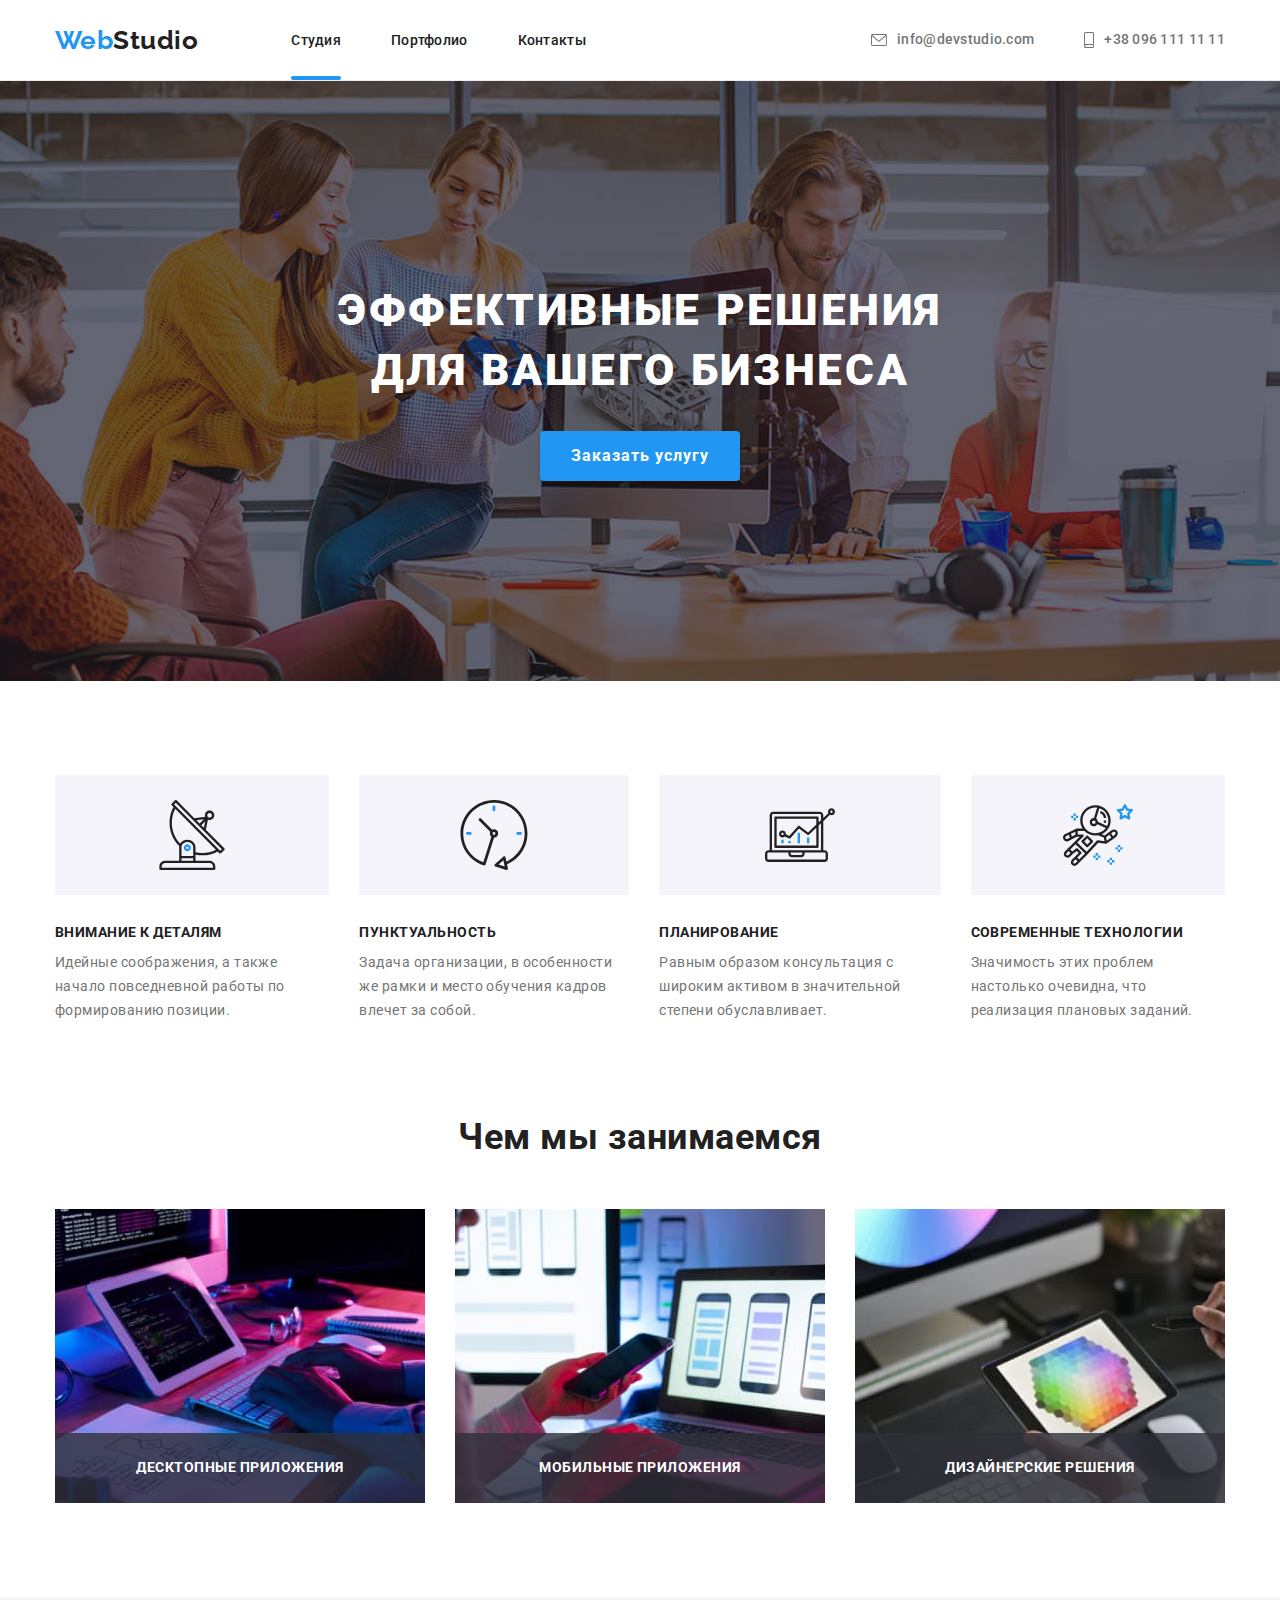
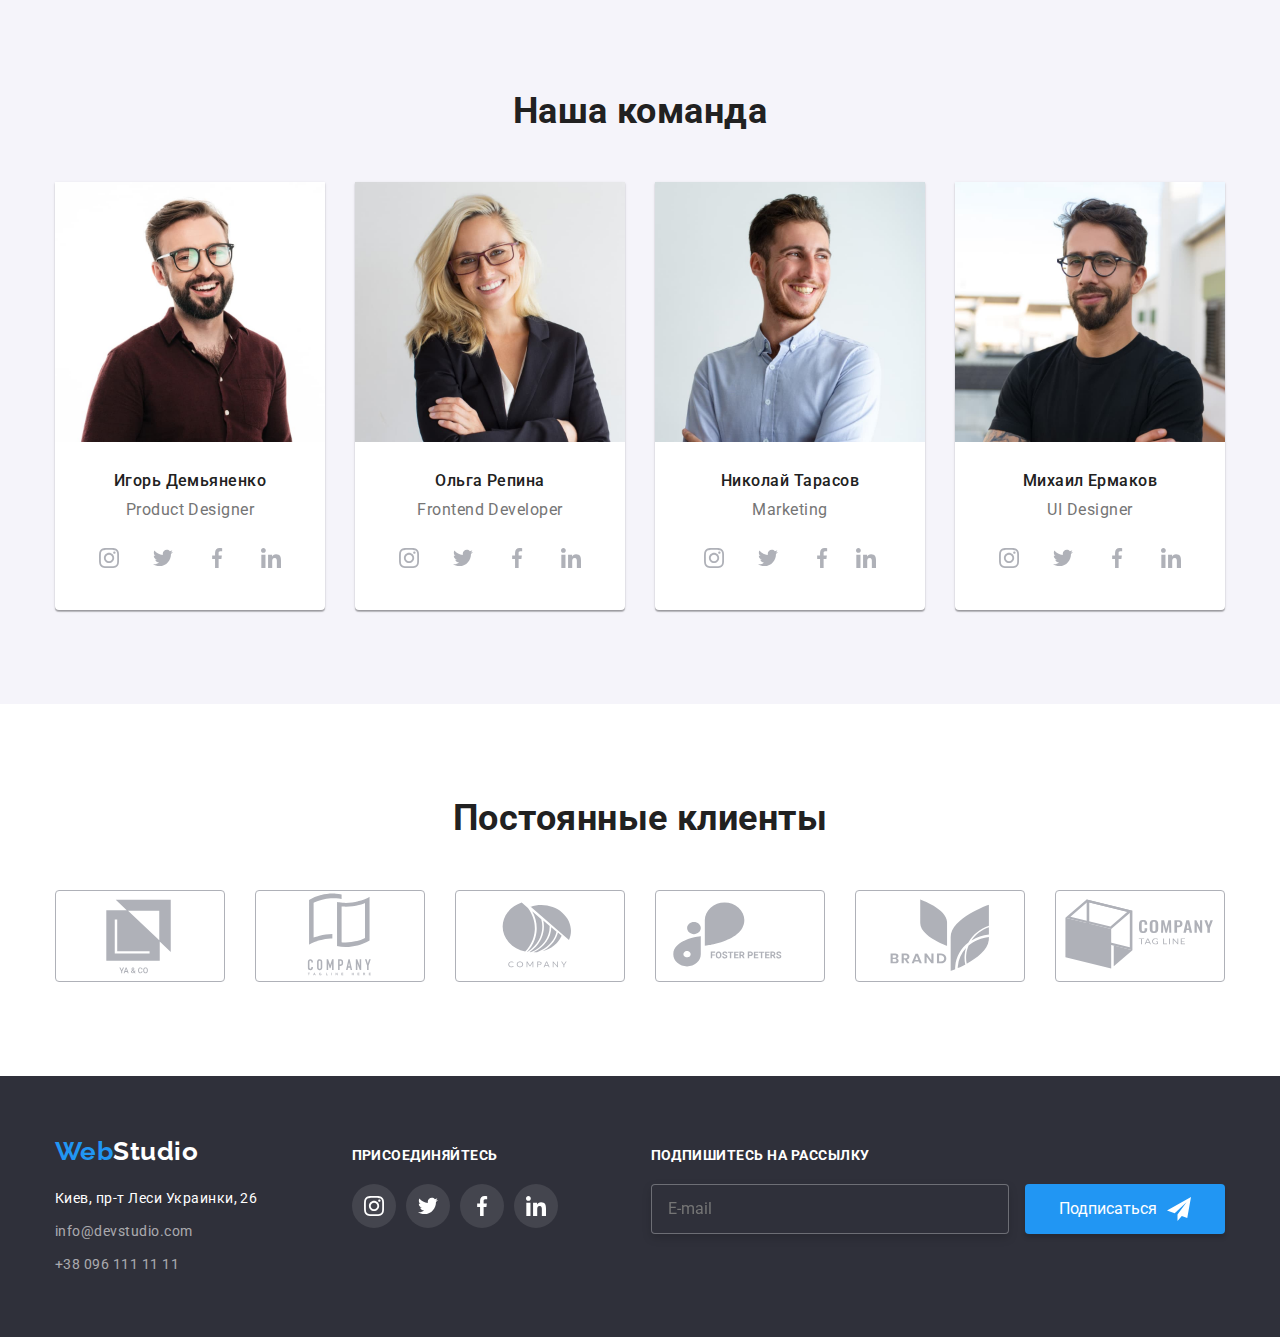
<file: index.html>
<!DOCTYPE html>
<html lang="en">
  <head class="page-header">
    <meta charset="UTF-8" />
    <meta http-equiv="X-UA-Compatible" content="IE=edge" />
    <meta name="viewport" content="width=device-width, initial-scale=1.0" />
    <title>goit-markup-hw-05</title>

    <link rel="preconnect" href="https://fonts.googleapis.com" />
    <link rel="preconnect" href="https://fonts.gstatic.com" crossorigin />
    <link
      href="https://fonts.googleapis.com/css2?family=Raleway:wght@700&family=Roboto:wght@400;500;700;900&display=swap"
      rel="stylesheet"
    />

    <link
      rel="stylesheet"
      href="https://cdnjs.cloudflare.com/ajax/libs/modern-normalize/1.1.0/modern-normalize.min.css"
    />
    <link rel="stylesheet" href="./css/main.min.css">

  </head>
  <body>
    <!-- heder -->
    <header class="page-header">
      <div class="page-header__main container">
        <nav class="page-header__nav">
          <a href="" class="logo link"
            >Web<span class="logo__dark">Studio</span></a
          >
          <ul class="site-nav list">
            <li class="site-nav__item">
              <a href="" class="site-nav__link link site-nav__link__current"
                >Студия</a
              >
            </li>
            <li class="site-nav__item">
              <a href="./portfolio.html" class="site-nav__link link"
                >Портфолио</a
              >
            </li>
            <li class="site-nav__item">
              <a href="" class="site-nav__link link">Контакты</a>
            </li>
          </ul>
        </nav>

        <ul class="auth-nav list">
          <li class="auth-nav__item">
            <a href="mailto:info@devstudio.com" class="auth-nav__link link">
              <svg class="auth-nav__envelope">
                <use href="./images/icons.svg#icon-envelope"></use>
              </svg>

              info@devstudio.com
            </a>
          </li>
          <li class="auth-nav__item">
            <a href="tel:+380961111111" class="auth-nav__link link">
              <svg class="auth-nav__smartphone">
                <use href="./images/icons.svg#icon-smartphone"></use>
              </svg>

              +38 096 111 11 11
            </a>
          </li>
        </ul>
      </div>
    </header>

    <!-- main -->
    <main>
      <!-- Блок героя -->
      <section class="hero">
        <div class="container">
          <h1 class="hero__title">
            Эффективные решения <br />
            для вашего бизнеса
          </h1>

          <button type="button" class="button hero__button" data-modal-open>
            Заказать услугу
          </button>
        </div>
      </section>

      <!-- Наші переваги -->
      <section class="section">
        <div class="container">
          <h2 class="visually-hidden">Наші переваги</h2>

          <ul class="features list">
            <li class="features__item">
              <div class="features__container">
                <svg class="features__icon">
                  <use href="./images/icons.svg#icon-antenna"></use>
                </svg>
              </div>
              <h3 class="features__title">Внимание к деталям</h3>
              <p class="features__text">
                Идейные соображения, а также начало повседневной работы по
                формированию позиции.
              </p>
            </li>

            <li class="features__item">
              <div class="features__container">
                <svg class="features__icon">
                  <use href="./images/icons.svg#icon-clock"></use>
                </svg>
              </div>
              <h3 class="features__title">Пунктуальность</h3>
              <p class="features__text">
                Задача организации, в особенности же рамки и место обучения
                кадров влечет за собой.
              </p>
            </li>

            <li class="features__item">
              <div class="features__container">
                <svg class="features__icon">
                  <use href="./images/icons.svg#icon-diagram"></use>
                </svg>
              </div>
              <h3 class="features__title">Планирование</h3>
              <p class="features__text">
                Равным образом консультация с широким активом в значительной
                степени обуславливает.
              </p>
            </li>

            <li class="features__item">
              <div class="features__container">
                <svg class="features__icon">
                  <use href="./images/icons.svg#icon-astronaut"></use>
                </svg>
              </div>
              <h3 class="features__title">Современные технологии</h3>
              <p class="features__text">
                Значимость этих проблем настолько очевидна, что реализация
                плановых заданий.
              </p>
            </li>
          </ul>
        </div>
      </section>

      <!-- Чем мы занимаемся -->
      <section class="section work">
        <div class="container">
          <h2 class="section__title work__title">Чем мы занимаемся</h2>

          <ul class="works list">
            <li class="works__item">
              <img src="./images/img(1).jpg" alt="фото" width="370" />
              <div class="works__container">
                <h3 class="works__title">Десктопные приложения</h3>
              </div>
            </li>
            <li class="works__item">
              <img src="./images/img(2).jpg" alt="фото" width="370" />
              <div class="works__container">
                <h3 class="works__title">Мобильные приложения</h3>
              </div>
            </li>
            <li class="works__item">
              <img src="./images/img(3).jpg" alt="фото" width="370" />
              <div class="works__container">
                <h3 class="works__title">Дизайнерские решения</h3>
              </div>
            </li>
          </ul>
        </div>
      </section>

      <!-- Наша команда -->
      <section class="section our-team">
        <div class="container">
          <h2 class="section__title our-team__title">Наша команда</h2>

          <ul class="team list">
            <li class="team__item">
              <a class="team__link" href=""
                ><img
                  src="./images/img(4).jpg"
                  alt="Игорь Демьяненко"
                  width="270"
              /></a>
              <div class="team__container">
                <h3 class="team__title">Игорь Демьяненко</h3>
                <p class="team__text">Product Designer</p>

                <ul class="network list">
                  <li class="network__item">
                    <a href="" class="network__link link">
                      <svg class="network__icon">
                        <use href="./images/icons.svg#icon-instagram"></use>
                      </svg>
                    </a>
                  </li>
                  <li class="network__item">
                    <a href="" class="network__link link">
                      <svg class="network__icon">
                        <use href="./images/icons.svg#icon-twitter"></use>
                      </svg>
                    </a>
                  </li>
                  <li class="network__item">
                    <a href="" class="network__link link">
                      <svg class="network__icon">
                        <use href="./images/icons.svg#icon-facebook"></use>
                      </svg>
                    </a>
                  </li>
                  <li class="network__item">
                    <a href="" class="network__link link">
                      <svg class="network__icon">
                        <use href="./images/icons.svg#icon-linkedin"></use>
                      </svg>
                    </a>
                  </li>
                </ul>
              </div>
            </li>

            <li class="team__item">
              <a class="team__link" href=""
                ><img src="./images/img(5).jpg" alt="Ольга Репина" width="270"
              /></a>
              <div class="team__container">
                <h3 class="team__title">Ольга Репина</h3>
                <p class="team__text">Frontend Developer</p>

                <ul class="network list">
                  <li class="network__item">
                    <a href="" class="network__link link">
                      <svg class="network__icon">
                        <use href="./images/icons.svg#icon-instagram"></use>
                      </svg>
                    </a>
                  </li>
                  <li class="network__item">
                    <a href="" class="network__link link">
                      <svg class="network__icon">
                        <use href="./images/icons.svg#icon-twitter"></use>
                      </svg>
                    </a>
                  </li>
                  <li class="network__item">
                    <a href="" class="network__link link">
                      <svg class="network__icon">
                        <use href="./images/icons.svg#icon-facebook"></use>
                      </svg>
                    </a>
                  </li>
                  <li class="network__item">
                    <a href="" class="network__link link">
                      <svg class="network__icon">
                        <use href="./images/icons.svg#icon-linkedin"></use>
                      </svg>
                    </a>
                  </li>
                </ul>
              </div>
            </li>

            <li class="team__item">
              <a class="team__link" href=""
                ><img
                  src="./images/img(6).jpg"
                  alt="Николай Тарасов"
                  width="270"
              /></a>
              <div class="team__container">
                <h3 class="team__title">Николай Тарасов</h3>
                <p class="team__text">Marketing</p>

                <ul class="network list">
                  <li class="network__item">
                    <a href="" class="network__link link">
                      <svg class="network__icon">
                        <use href="./images/icons.svg#icon-instagram"></use>
                      </svg>
                    </a>
                  </li>
                  <li class="network__item">
                    <a href="" class="network__link link">
                      <svg class="network__icon">
                        <use href="./images/icons.svg#icon-twitter"></use>
                      </svg>
                    </a>
                  </li>
                  <li class="network__item">
                    <a href="" class="network__link link">
                      <svg class="network__icon">
                        <use href="./images/icons.svg#icon-facebook"></use>
                      </svg>
                    </a>
                  </li class="network__item">
                  <li>
                    <a href="" class="network__link link">
                      <svg class="network__icon">
                        <use href="./images/icons.svg#icon-linkedin"></use>
                      </svg>
                    </a>
                  </li>
                </ul>
              </div>
            </li>

            <li class="team__item">
              <a class="team__link" href=""
                ><img
                  src="./images/img(7).jpg"
                  alt="Михаил Ермаков"
                  width="270"
              /></a>
              <div class="team__container">
                <h3 class="team__title">Михаил Ермаков</h3>
                <p class="team__text">UI Designer</p>

                <ul class="network list">
                  <li class="network__item">
                    <a href="" class="network__link link">
                      <svg class="network__icon">
                        <use href="./images/icons.svg#icon-instagram"></use>
                      </svg>
                    </a>
                  </li>
                  <li class="network__item">
                    <a href="" class="network__link link">
                      <svg class="network__icon">
                        <use href="./images/icons.svg#icon-twitter"></use>
                      </svg>
                    </a>
                  </li>
                  <li class="network__item">
                    <a href="" class="network__link link">
                      <svg class="network__icon">
                        <use href="./images/icons.svg#icon-facebook"></use>
                      </svg>
                    </a>
                  </li>
                  <li class="network__item">
                    <a href="" class="network__link link">
                      <svg class="network__icon">
                        <use href="./images/icons.svg#icon-linkedin"></use>
                      </svg>
                    </a>
                  </li>
                </ul>
              </div>
            </li>
          </ul>
        </div>
      </section>

      <!-- Постоянные клиенты -->
      <section class="section">
        <div class="container">
          <h2 class="section__title customers__title">Постоянные клиенты</h2>
          <ul class="customers list">
            <li class="customers__item">
              <a href="" class="customers__link link">
                <svg class="customers__svg">
                  <use href="./images/icons.svg#icon-union"></use>
                </svg>
              </a>
            </li>
            <li class="customers__item">
              <a href="" class="customers__link link">
                <svg class="customers__svg">
                  <use href="./images/icons.svg#icon-vector"></use>
                </svg>
              </a>
            </li>
            <li class="customers__item">
              <a href="" class="customers__link link">
                <svg class="customers__svg">
                  <use href="./images/icons.svg#icon-object"></use>
                </svg>
              </a>
            </li>
            <li class="customers__item">
              <a href="" class="customers__link link">
                <svg class="customers__svg">
                  <use href="./images/icons.svg#icon-foster"></use>
                </svg>
              </a>
            </li>
            <li class="customers__item">
              <a href="" class="customers__link link">
                <svg class="customers__svg">
                  <use href="./images/icons.svg#icon-brand"></use>
                </svg>
              </a>
            </li>
            <li class="customers__item">
              <a href="" class="customers__link link">
                <svg class="customers__svg">
                  <use href="./images/icons.svg#icon-company"></use>
                </svg>
              </a>
            </li>
          </ul>
        </div>
      </section>
    </main>

    <!-- Футер -->
    <footer class="footer">
      <div class="container footer__container">
        <div class="first-footer">
          <a href="" class="logo link"
            >Web<span class="logo__light">Studio</span>
          </a>

          <address class="address">
            <ul class="address-list list">
              <li class="address-item">
                <a
                  href="https://goo.gl/maps/rnDaSSkSqu99BaFW7"
                  class="address-maps link address-general"
                  >Киев, пр-т Леси Украинки, 26</a
                >
              </li>
              <li class="address-item">
                <a
                  href="mailto:info@devstudio.com"
                  target="_blank"
                  rel="noopener noindex nofollow"
                  class="address-link link address-general"
                  >info@devstudio.com</a
                >
              </li>
              <li class="address-item">
                <a
                  href="tel:+380961111111"
                  target="_blank"
                  rel="noopener noindex nofollow"
                  class="address-link link address-general"
                  >+38 096 111 11 11</a
                >
              </li>
            </ul>
          </address>
        </div>

        <div class="second-footer">
          <h2 class="title-icon">присоединяйтесь</h2>
          <ul class="footer-list-icon list">
            <li>
              <a href="" class="footer-link-icon link">
                <svg class="footer-icon">
                  <use href="./images/icons.svg#icon-instagram"></use>
                </svg>
              </a>
            </li>
            <li>
              <a href="" class="footer-link-icon link">
                <svg class="footer-icon">
                  <use href="./images/icons.svg#icon-twitter"></use>
                </svg>
              </a>
            </li>
            <li>
              <a href="" class="footer-link-icon link">
                <svg class="footer-icon">
                  <use href="./images/icons.svg#icon-facebook"></use>
                </svg>
              </a>
            </li>
            <li>
              <a href="" class="footer-link-icon link">
                <svg class="footer-icon">
                  <use href="./images/icons.svg#icon-linkedin"></use>
                </svg>
              </a>
            </li>
          </ul>
        </div>

        <div class="third-footer">
          <h2 class="footer-label">Подпишитесь на рассылку</h2>

          <form class="footer-btn-form">
            <input class="footer-input" type="email" placeholder="E-mail" />

            <button class="button footer-button" type="button">Подписаться</button>
          </form>
        </div>
      </div>
    </footer>

    <!-- Модальне вікно -->
    <div class="modal is-hidden" data-modal>
      <div class="modal-window">
        <h2 class="modal-title">Оставьте свои данные, мы вам перезвоним</h2>

        <button class="modal-button" data-modal-close>
          <svg class="modal-svg">
            <use href="./images/icons.svg#icon-close-black-18dp"></use>
          </svg>
        </button>

        <form action="" class="modal-form" autocomplete="on">
          <label for="modal-name" class="form-label">Имя</label>
          <div class="modal-container">
            <input
              type="text"
              class="form-input"
              name="modal-name"
              id="modal-name"
            />
            <svg class="modal-form-svg">
              <use href="./images/icons.svg#icon-person-black"></use>
            </svg>
          </div>

          <label for="modal-tel" class="form-label">Телефон</label>
          <div class="modal-container">
            <input
              type="tel"
              class="form-input"
              name="modal-tel"
              id="modal-tel"
            />
            <svg class="modal-form-svg">
              <use href="./images/icons.svg#icon-phone-black"></use>
            </svg>
          </div>

          <label for="modal-email" class="form-label">Почта</label>

          <div class="modal-container">
            <input
              type="email"
              class="form-input"
              name="modal-email"
              id="modal-email"
            />
            <svg class="modal-form-svg">
              <use href="./images/icons.svg#icon-email-black"></use>
            </svg>
          </div>

          <label for="modal-comment" class="form-label">Комментарий</label>
          <textarea
            name="modal-comment"
            placeholder="Введите текст"
            class="form-textarea"
            id="modal-comment"
          >
          </textarea>

          <label class="label-checkbox">
            <input
              class="checkbox-h"
              type="checkbox"
              name="checkbox"
              value="checkbox"
            />

            <span class="icon"></span>

            <span class="span-checkbox"
              >Соглашаюсь с рассылкой и принимаю
              <a class="link-checkbox" href="">Условия договора</a>
            </span>
          </label>

          <button type="submit" class="button button-submit">Отправить</button>
        </form>
      </div>
    </div>

    <!-- skript -->
    <script src="./js/modal.js"></script>
  </body>
</html>
</file>
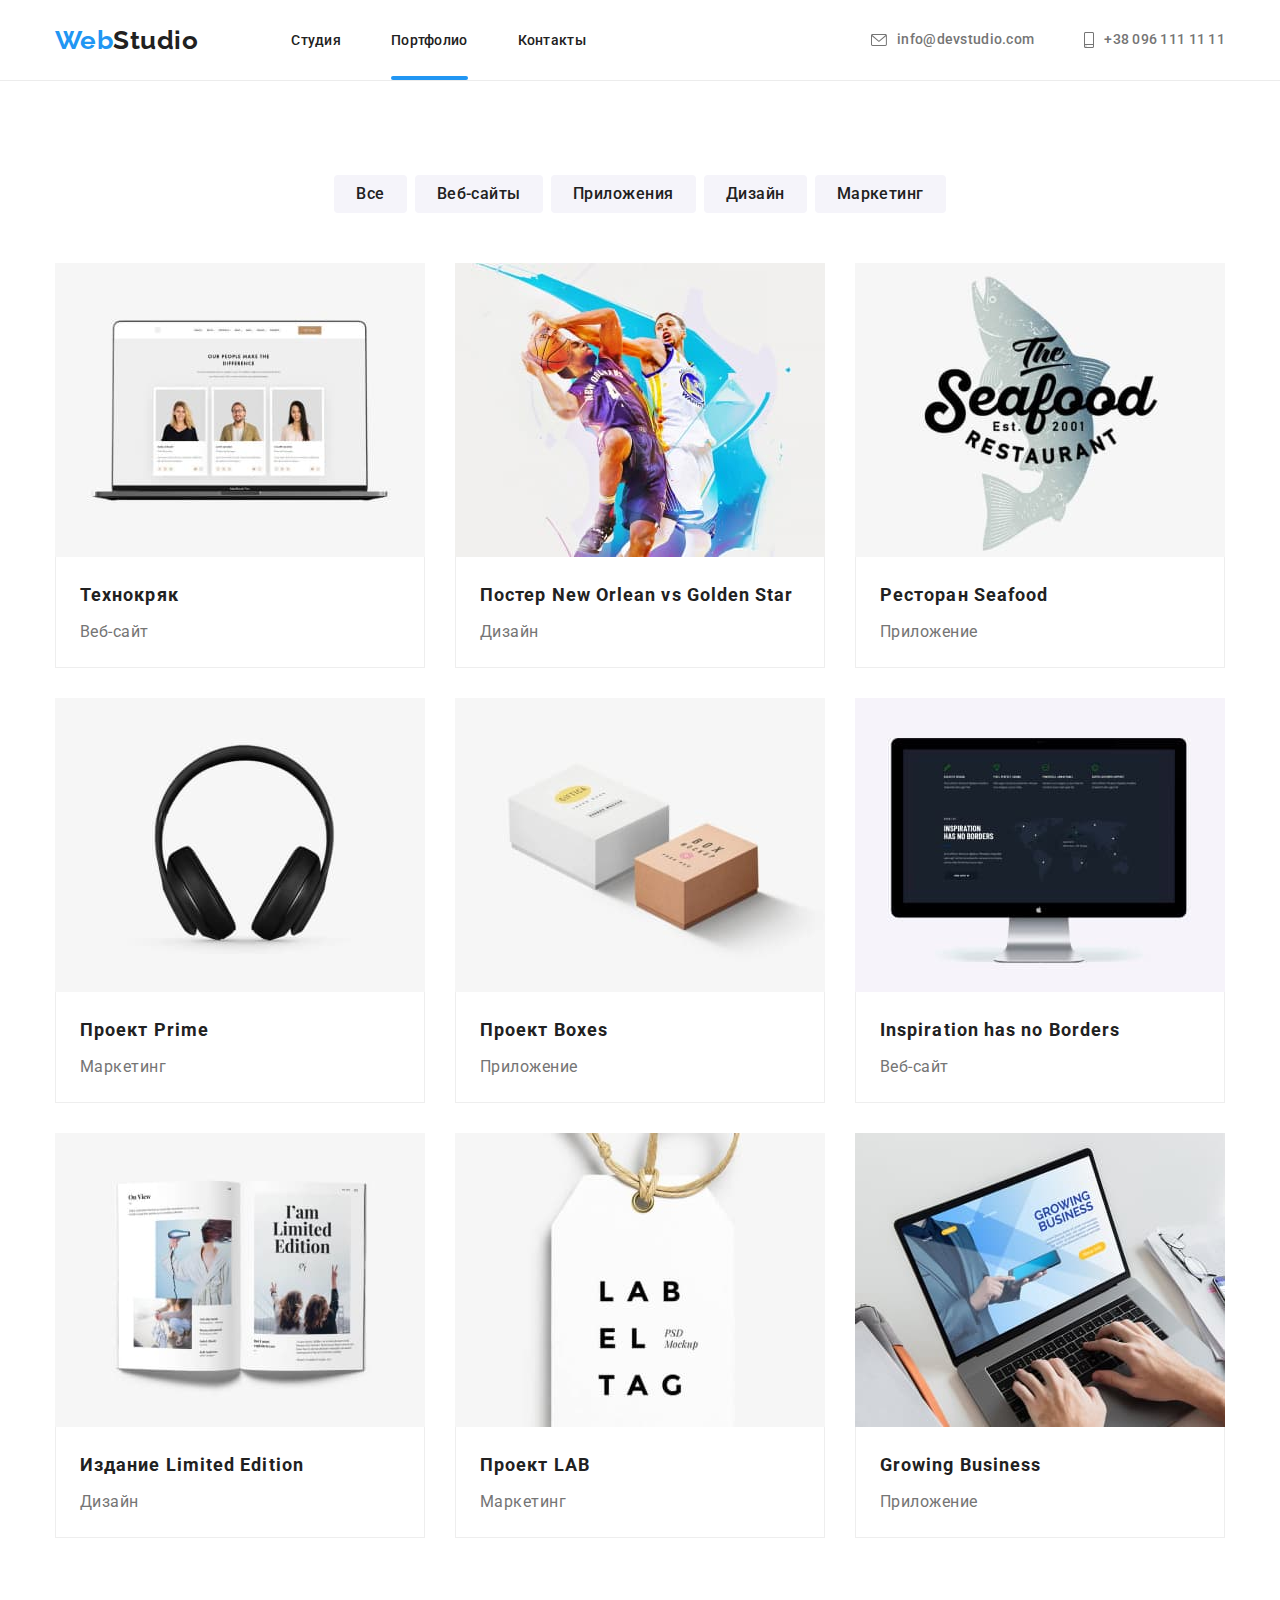
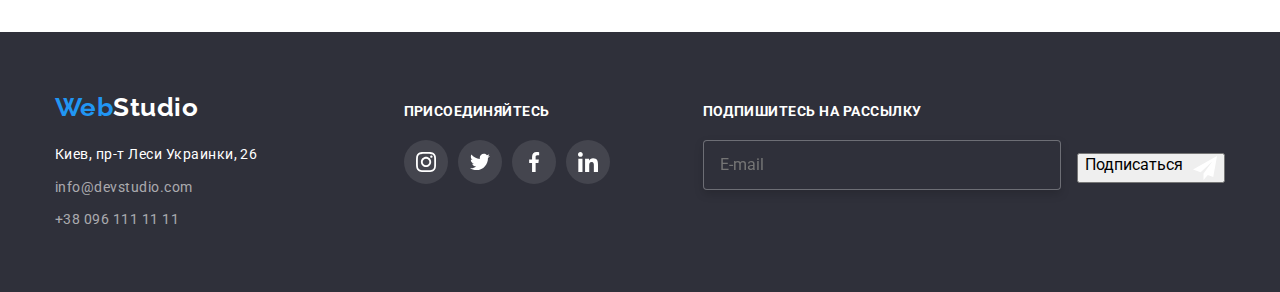
<file: portfolio.html>
<!DOCTYPE html>
<html lang="ru">
  <head>
    <meta charset="UTF-8" />
    <meta http-equiv="X-UA-Compatible" content="IE=edge" />
    <meta name="viewport" content="width=device-width, initial-scale=1.0" />
    <title>Портфолио</title>

    <link rel="preconnect" href="https://fonts.googleapis.com" />
    <link rel="preconnect" href="https://fonts.gstatic.com" crossorigin />
    <link
      href="https://fonts.googleapis.com/css2?family=Raleway:wght@700&family=Roboto:wght@400;500;700;900&display=swap"
      rel="stylesheet"
    />

    <link
      rel="stylesheet"
      href="https://cdnjs.cloudflare.com/ajax/libs/modern-normalize/1.1.0/modern-normalize.min.css"
    />

    <link rel="stylesheet" href="./css/main.min.css">

  </head>
  <body>
    <!-- heder -->
    <header class="page-header">
      <div class="page-header__main container">
        <nav class="page-header__nav">
          <a href="" class="logo link"
            >Web<span class="logo__dark">Studio</span></a
          >
          <ul class="site-nav list">
            <li class="site-nav__item">
              <a href="./index.html" class="site-nav__link link">Студия</a>
            </li>
            <li class="site-nav__item">
              <a href="" class="site-nav__link link site-nav__link__current"
                >Портфолио</a
              >
            </li>
            <li class="site-nav__item">
              <a href="" class="site-nav__link link">Контакты</a>
            </li>
          </ul>
        </nav>

        <ul class="auth-nav list">
          <li class="auth-nav__item">
            <a href="mailto:info@devstudio.com" class="auth-nav__link link">
              <svg class="auth-nav__envelope">
                <use href="./images/icons.svg#icon-envelope"></use>
              </svg>

              info@devstudio.com
            </a>
          </li>
          <li class="auth-nav__item">
            <a href="tel:+380961111111" class="auth-nav__link link">
              <svg class="auth-nav__smartphone">
                <use href="./images/icons.svg#icon-smartphone"></use>
              </svg>

              +38 096 111 11 11
            </a>
          </li>
        </ul>
      </div>
    </header>

    <!-- main -->
    <main>
      <section class="section">
        <div class="container">
          <h1 class="visually-hidden">Фільтер по сторінці</h1>

          <!-- Навігація фільтра -->
          <ul class="navigation-list list">
            <li class="navigation-item">
              <button type="button" class="navigation-button">Все</button>
            </li>
            <li class="navigation-item">
              <button type="button" class="navigation-button">Веб-сайты</button>
            </li>
            <li class="navigation-item">
              <button type="button" class="navigation-button">
                Приложения
              </button>
            </li>
            <li class="navigation-item">
              <button type="button" class="navigation-button">Дизайн</button>
            </li>
            <li class="navigation-item">
              <button type="button" class="navigation-button">Маркетинг</button>
            </li>
          </ul>

          <!-- Фільтер -->
          <ul class="filter-list list">
            <li class="filter-item">
              <a href="" class="filter-link link">
                <div class="filter-images">
                  <img
                    src="./images/k-1.jpg"
                    alt="Технокряк"
                    width="370"
                    class="filter-img"
                  />

                  <div class="filter-overlay">
                    <p class="filter-images-text">
                      Ресурс предлагает комплексные предложения с разным уровнем
                      функционала и сервисов. Все это позволит посетителю
                      получить исчерпывающие сведения о компании или частном
                      лице.
                    </p>
                  </div>
                </div>

                <div class="filter-container">
                  <h2 class="filter-title">Технокряк</h2>
                  <p class="filter-text">Веб-сайт</p>
                </div>
              </a>
            </li>
            <li class="filter-item">
              <a href="" class="filter-link link">
                <div class="filter-images">
                  <img
                    src="./images/k-2.jpg"
                    alt="Дизайн"
                    width="370"
                    class="filter-img"
                  />
                  <div class="filter-overlay">
                    <p class="filter-images-text">
                      Ресурс предлагает комплексные предложения с разным уровнем
                      функционала и сервисов. Все это позволит посетителю
                      получить исчерпывающие сведения о компании или частном
                      лице.
                    </p>
                  </div>
                </div>

                <div class="filter-container">
                  <h2 class="filter-title">Постер New Orlean vs Golden Star</h2>
                  <p class="filter-text">Дизайн</p>
                </div>
              </a>
            </li>
            <li class="filter-item">
              <a href="" class="filter-link link">
                <div class="filter-images">
                  <img
                    src="./images/k-3.jpg"
                    alt="Приложение"
                    width="370"
                    class="filter-img"
                  />
                  <div class="filter-overlay">
                    <p class="filter-images-text">
                      Ресурс предлагает комплексные предложения с разным уровнем
                      функционала и сервисов. Все это позволит посетителю
                      получить исчерпывающие сведения о компании или частном
                      лице.
                    </p>
                  </div>
                </div>

                <div class="filter-container">
                  <h2 class="filter-title">Ресторан Seafood</h2>
                  <p class="filter-text">Приложение</p>
                </div>
              </a>
            </li>
            <li class="filter-item">
              <a href="" class="filter-link link">
                <div class="filter-images">
                  <img
                    src="./images/k-4.jpg"
                    alt="Маркетинг"
                    width="370"
                    class="filter-img"
                  />
                  <div class="filter-overlay">
                    <p class="filter-images-text">
                      Ресурс предлагает комплексные предложения с разным уровнем
                      функционала и сервисов. Все это позволит посетителю
                      получить исчерпывающие сведения о компании или частном
                      лице.
                    </p>
                  </div>
                </div>

                <div class="filter-container">
                  <h2 class="filter-title">Проект Prime</h2>
                  <p class="filter-text">Маркетинг</p>
                </div>
              </a>
            </li>
            <li class="filter-item">
              <a href="" class="filter-link link">
                <div class="filter-images">
                  <img
                    src="./images/k-5.jpg"
                    alt="Приложение"
                    width="370"
                    class="filter-img"
                  />
                  <div class="filter-overlay">
                    <p class="filter-images-text">
                      Ресурс предлагает комплексные предложения с разным уровнем
                      функционала и сервисов. Все это позволит посетителю
                      получить исчерпывающие сведения о компании или частном
                      лице.
                    </p>
                  </div>
                </div>

                <div class="filter-container">
                  <h2 class="filter-title">Проект Boxes</h2>
                  <p class="filter-text">Приложение</p>
                </div>
              </a>
            </li>
            <li class="filter-item">
              <a href="" class="filter-link link">
                <div class="filter-images">
                  <img
                    src="./images/k-6.jpg"
                    alt="Приложение"
                    width="370"
                    class="filter-img"
                  />
                  <div class="filter-overlay">
                    <p class="filter-images-text">
                      Ресурс предлагает комплексные предложения с разным уровнем
                      функционала и сервисов. Все это позволит посетителю
                      получить исчерпывающие сведения о компании или частном
                      лице.
                    </p>
                  </div>
                </div>

                <div class="filter-container">
                  <h2 class="filter-title">Inspiration has no Borders</h2>
                  <p class="filter-text">Веб-сайт</p>
                </div>
              </a>
            </li>
            <li class="filter-item">
              <a href="" class="filter-link link">
                <div class="filter-images">
                  <img
                    src="./images/k-7.jpg"
                    alt="Дизайн"
                    width="370"
                    class="filter-img"
                  />
                  <div class="filter-overlay">
                    <p class="filter-images-text">
                      Ресурс предлагает комплексные предложения с разным уровнем
                      функционала и сервисов. Все это позволит посетителю
                      получить исчерпывающие сведения о компании или частном
                      лице.
                    </p>
                  </div>
                </div>

                <div class="filter-container">
                  <h2 class="filter-title">Издание Limited Edition</h2>
                  <p class="filter-text">Дизайн</p>
                </div>
              </a>
            </li>
            <li class="filter-item">
              <a href="" class="filter-link link">
                <div class="filter-images">
                  <img
                    src="./images/k-8.jpg"
                    alt="Маркетинг"
                    width="370"
                    class="filter-img"
                  />
                  <div class="filter-overlay">
                    <p class="filter-images-text">
                      Ресурс предлагает комплексные предложения с разным уровнем
                      функционала и сервисов. Все это позволит посетителю
                      получить исчерпывающие сведения о компании или частном
                      лице.
                    </p>
                  </div>
                </div>

                <div class="filter-container">
                  <h2 class="filter-title">Проект LAB</h2>
                  <p class="filter-text">Маркетинг</p>
                </div>
              </a>
            </li>
            <li class="filter-item">
              <a href="" class="filter-link link">
                <div class="filter-images">
                  <img
                    src="./images/k-9.jpg"
                    alt="Приложение"
                    width="370"
                    class="filter-img"
                  />
                  <div class="filter-overlay">
                    <p class="filter-images-text">
                      Ресурс предлагает комплексные предложения с разным уровнем
                      функционала и сервисов. Все это позволит посетителю
                      получить исчерпывающие сведения о компании или частном
                      лице.
                    </p>
                  </div>
                </div>

                <div class="filter-container">
                  <h2 class="filter-title">Growing Business</h2>
                  <p class="filter-text">Приложение</p>
                </div>
              </a>
            </li>
          </ul>
        </div>
      </section>
    </main>

    <!----------------- footer ----------------->
    <footer class="footer">
      <div class="container footer__container">
        <div class="first-footer">
          <a href="" class="logo link"
            >Web<span class="logo__light">Studio</span>
          </a>

          <address class="address">
            <ul class="address-list list">
              <li class="address-item">
                <a
                  href="https://goo.gl/maps/rnDaSSkSqu99BaFW7"
                  class="address-maps link address-general"
                  >Киев, пр-т Леси Украинки, 26</a
                >
              </li>
              <li class="address-item">
                <a
                  href="mailto:info@devstudio.com"
                  target="_blank"
                  rel="noopener noindex nofollow"
                  class="address-link link address-general"
                  >info@devstudio.com</a
                >
              </li>
              <li class="address-item">
                <a
                  href="tel:+380961111111"
                  target="_blank"
                  rel="noopener noindex nofollow"
                  class="address-link link address-general"
                  >+38 096 111 11 11</a
                >
              </li>
            </ul>
          </address>
        </div>

        <div class="second-footer">
          <h2 class="title-icon">присоединяйтесь</h2>
          <ul class="footer-list-icon list">
            <li>
              <a href="" class="footer-link-icon link">
                <svg class="footer-icon">
                  <use href="./images/icons.svg#icon-instagram"></use>
                </svg>
              </a>
            </li>
            <li>
              <a href="" class="footer-link-icon link">
                <svg class="footer-icon">
                  <use href="./images/icons.svg#icon-twitter"></use>
                </svg>
              </a>
            </li>
            <li>
              <a href="" class="footer-link-icon link">
                <svg class="footer-icon">
                  <use href="./images/icons.svg#icon-facebook"></use>
                </svg>
              </a>
            </li>
            <li>
              <a href="" class="footer-link-icon link">
                <svg class="footer-icon">
                  <use href="./images/icons.svg#icon-linkedin"></use>
                </svg>
              </a>
            </li>
          </ul>
        </div>
        <div class="third-footer">
          <h2 class="footer-label">Подпишитесь на рассылку</h2>

          <div class="footer-btn-form">
            <input class="footer-input" type="email" placeholder="E-mail" />

            <button class="footer-button" type="button">Подписаться</button>
          </div>
        </div>
      </div>
    </footer>
  </body>
</html>
</file>
<file: css/main.min.css>
:root{--primary-text-color: #757575;--title-text-color: #212121;--accent-color: #2196f3;--text-white-color: #ffffff;--background-h-f-color: #2f303a;--background-minor-color: #f5f4fa;--background-color-icons: #afb1b8;--linear-gradient-color: rgba(47, 48, 58, 0.8);--cubic-bezier: (0.4, 0, 0.2, 1)}body{font-family:Roboto,sans-serif;letter-spacing:.03em;color:var(--primary-text-color)}.container{width:1200px;margin:0 auto;padding-left:15px;padding-right:15px}.section{padding-top:94px;padding-bottom:94px}.section__title{color:var(--title-text-color);font-weight:700;font-size:36px;line-height:1.16;text-align:center}.list{padding:0;margin:0;list-style:none}.link{text-decoration:none}img{display:block;max-width:100%;margin:0}h1,h2,h3,p{margin:0}.visually-hidden{position:absolute;width:1px;height:1px;margin:-1px;border:0;padding:0;white-space:nowrap;clip-path:inset(100%);clip:rect(0 0 0 0);overflow:hidden}.logo{display:block;font-family:Raleway,sans-serif;font-weight:700;font-size:26px;line-height:1.19;color:var(--accent-color)}.logo__dark{color:var(--title-text-color)}.logo__light{color:var(--text-white-color)}.button{width:200px;height:50px;justify-content:center;align-items:center;border:none;cursor:pointer;background-color:var(--accent-color);color:var(--text-white-color);box-shadow:0px 4px 4px rgba(0,0,0,.15);border-radius:4px}.page-header{background-color:var(--text-white-color);border-bottom:1px solid #ececec}.page-header__main{display:flex}.page-header__nav{display:flex;align-items:center}.site-nav{display:flex;margin-left:93px}.site-nav__item{margin-right:50px}.site-nav__item:last-child{margin-right:0}.site-nav__link{padding-top:32px;padding-bottom:32px;color:var(--title-text-color);font-weight:500;font-size:14px;line-height:1.14;letter-spacing:.02em;transition-property:color;transition-duration:250ms;transition-timing-function:var(--cubic-bezier)}.site-nav__link:hover,.site-nav__link:focus{color:var(--accent-color)}.site-nav__link.current{color:var(--accent-color)}.site-nav__link{position:relative}.site-nav__link__current::after{content:"";position:absolute;width:100%;height:2px;bottom:0;left:0;background-color:var(--accent-color);background-repeat:4px}.site-nav__link__current::after{content:"";width:100%;height:4px;border-radius:2px}.auth-nav{display:flex;align-items:center;margin-left:auto}.auth-nav__item{margin-left:50px}.auth-nav__item:first-child{margin-left:0}.auth-nav__link{display:flex;align-items:center;padding-top:32px;padding-bottom:32px;color:var(--primary-text-color);fill:var(--primary-text-color);font-weight:500;font-size:14px;line-height:1.14;letter-spacing:.02em;transition-property:color,fill;transition-duration:250ms;transition-timing-function:var(--cubic-bezier)}.auth-nav__link:hover,.auth-nav__link:focus{color:var(--accent-color);fill:var(--accent-color)}.auth-nav__envelope{width:16px;height:12px;margin-right:10px}.auth-nav__smartphone{width:10px;height:16px;margin-right:10px}.hero{max-width:1600px;height:600px;margin-left:auto;margin-right:auto;padding-top:200px;padding-bottom:200px;text-align:center;background-color:var(--background-h-f-color);background-image:linear-gradient(to right, rgba(47, 48, 58, 0.4), rgba(47, 48, 58, 0.4)),url(../images/Img.svg);background-repeat:no-repeat;background-position:center;background-size:cover}.hero__title{margin-top:0;margin-bottom:30px;color:var(--text-white-color);font-weight:900;font-size:44px;line-height:1.36;letter-spacing:.06em;text-transform:uppercase}.hero__button{font-weight:700;font-size:16px;line-height:1.87;text-align:center;letter-spacing:.06em;border:rgba(0,0,0,0)}.footer{padding-top:60px;padding-bottom:60px;background-color:var(--background-h-f-color)}.footer__container{display:flex;align-items:baseline}.first-footer{flex-grow:1;align-items:center}.address{display:flex;font-style:normal}.address-list{margin-top:20px}.address-list .address-item+.address-item{margin-top:9px}.address-general{font-size:14px;line-height:1.71}.address-maps{color:var(--text-white-color)}.address-link{color:rgba(255,255,255,.6)}.second-footer{align-items:center;margin-left:70px}.title-icon{margin-bottom:20px;font-weight:700;font-size:14px;line-height:1.14;text-transform:uppercase;color:var(--text-white-color)}.footer-list-icon{display:flex;align-items:center}.footer-link-icon{width:44px;height:44px;border-radius:50%;display:flex;justify-content:center;align-items:center;background:rgba(255,255,255,.1);fill:var(--text-white-color);transition-property:background-color,fill;transition-duration:250ms;transition-timing-function:var(--cubic-bezier)}.footer-link-icon:hover,.footer-link-icon:focus{background-color:var(--accent-color);fill:var(--text-white-color)}.footer-list-icon li+li{margin-left:10px}.footer-icon{width:20px;height:20px}.third-footer{margin-left:93px}.footer-label{margin-bottom:20px;font-weight:700;font-size:14px;line-height:1.14;text-transform:uppercase;color:var(--text-white-color)}.footer-input{width:358px;height:50px;padding-left:16px;color:var(--text-white-color);background-color:var(--background-h-f-color);border:1px solid rgba(255,255,255,.3);filter:drop-shadow(0px 4px 4px rgba(0, 0, 0, 0.15));border-radius:4px}.footer-button{display:inline-flex;margin-left:12px}.footer-button::after{content:"";width:24px;height:24px;margin-left:10px;background-image:url(../images/envelope-f.svg);background-size:contain}.footer-button:hover,.footer-button:focus{background-color:var(--accent-color)}.features{display:flex}.features__container{display:flex;justify-content:center;align-items:center;height:120px;margin-bottom:30px;background-color:var(--background-minor-color)}.features__icon{width:70px;height:70px}.features__item{margin-left:30px}.features__item:first-child{margin-left:0}.features__title{color:var(--title-text-color);font-weight:700;font-size:14px;line-height:1.14;text-transform:uppercase;margin-top:0;margin-bottom:10px}.features__text{font-size:14px;line-height:1.71;margin-top:0;margin-bottom:0}.work{padding-top:0}.work__title{margin-bottom:50px}.works{display:flex}.works__item{position:relative;width:370px;height:294px}.works__container{display:flex;position:absolute;justify-content:center;align-items:center;left:0;bottom:0;width:370px;height:70px;background:var(--linear-gradient-color)}.works__title{font-weight:700;font-size:14px;line-height:1.14;text-transform:uppercase;color:var(--text-white-color)}.works__item{margin-left:30px}.works__item:first-child{margin-left:0}.our-team{background-color:var(--background-minor-color)}.our-team__title{margin-top:0;margin-bottom:50px}.team{display:flex}.team__item{width:270px;margin-left:30px;background-color:var(--text-white-color);box-shadow:0px 1px 3px rgba(0,0,0,.12),0px 1px 1px rgba(0,0,0,.14),0px 2px 1px rgba(0,0,0,.2);border-radius:0px 0px 4px 4px}.team__item:first-child{margin-left:0}.team__container{display:block;text-align:center;padding-top:30px;padding-bottom:30px}.team__title{color:var(--title-text-color);font-weight:500;font-size:16px;line-height:1.18;margin-top:0;margin-bottom:10px}.team__text{font-size:16px;line-height:1.18;margin-top:0;margin-bottom:16px}.network{display:flex;justify-content:center;text-align:center}.network__item{margin-left:10px}.network__item:first-child{margin-left:0}.network__link{width:44px;height:44px;border-radius:50%;display:flex;justify-content:center;align-items:center;fill:var(--background-color-icons);transition-property:background-color,fill;transition-duration:250ms;transition-timing-function:var(--cubic-bezier)}.network__link:hover,.network__link:focus{background-color:var(--accent-color);fill:var(--text-white-color)}.network__icon{width:20px;height:20px}.customers__title{margin-bottom:50px}.customers{display:flex}.customers__link{width:170px;height:92px;display:flex;justify-content:center;align-items:center;fill:var(--background-color-icons);border:1px solid var(--background-color-icons);box-sizing:border-box;border-radius:4px;transition-property:border,fill;transition-duration:250ms;transition-timing-function:var(--cubic-bezier)}.customers__link:hover,.customers__link:focus{border:1px solid var(--accent-color);fill:var(--accent-color)}.customers_svg{width:106px;height:60px}.customers__item{margin-left:30px}.customers__item:first-child{margin-left:0}.navigation-list{display:flex;justify-content:center;margin-bottom:50px}.navigation-button{border:none;margin:0;padding:6px 22px;background-color:#f5f4fa;color:var(--title-text-color);font-weight:500;font-size:16px;line-height:1.62;text-align:center;letter-spacing:.03em;border-radius:4px;cursor:pointer;transition-property:background-color,color,box-shadow;transition-duration:250ms;transition-timing-function:var(--cubic-bezier)}.navigation-list .navigation-button:hover,.navigation-list .navigation-button:focus{background-color:var(--accent-color);color:var(--text-white-color);box-shadow:0px 3px 1px rgba(0,0,0,.1),0px 1px 2px rgba(0,0,0,.08),0px 2px 2px rgba(0,0,0,.12)}.navigation-list .navigation-item+.navigation-item{margin-left:8px}.filter-list{display:flex;flex-wrap:wrap;margin:-15px}.filter-item{width:370px;margin:15px}.filter-link{display:block;color:var(--primary-text-color);transition-property:box-shadow;transition-duration:250ms;transition-timing-function:var(--cubic-bezier)}.filter-link:hover,.filter-link:focus{box-shadow:0px 1px 1px rgba(0,0,0,.12),0px 4px 4px rgba(0,0,0,.06),1px 4px 6px rgba(0,0,0,.16)}.filter-link:hover .filter-overlay{transform:translateY(0)}.filter-images{position:relative;width:100%;overflow:hidden}.filter-overlay{position:absolute;width:100%;height:100%;top:0;left:0;background:rgba(33,150,243,.9);transform:translateY(100%);transition:transform 250ms cubic-bezier(0.4, 0, 0.2, 1)}.filter-images-text{padding:63px 24px;font-weight:400;font-size:18px;line-height:1.55;color:var(--text-white-color)}.filter-container{padding:20px 24px;border-right-width:1px;border-right-style:solid;border-right-color:#eee;border-bottom-width:1px;border-bottom-style:solid;border-bottom-color:#eee;border-left-width:1px;border-left-style:solid;border-left-color:#eee}.filter-title{margin-bottom:4px;color:var(--title-text-color);font-weight:700;font-size:18px;line-height:2;letter-spacing:.06em}.filter-text{font-size:16px;line-height:1.87}.modal{position:fixed;top:0;left:0;width:100%;height:100%;background:rgba(0,0,0,.2)}.modal.is-hidden{opacity:0;pointer-events:none}.modal-window{position:absolute;top:50%;left:50%;transform:translate(-50%, -50%);padding:40px;background:var(--text-white-color);box-shadow:0px 1px 3px rgba(0,0,0,.12),0px 1px 1px rgba(0,0,0,.14),0px 2px 1px rgba(0,0,0,.2);border-radius:4px}.modal-button{display:flex;position:absolute;top:8px;right:8px;align-items:center;justify-content:center;border:none;width:30px;height:30px;cursor:pointer;border-radius:50%;border:1px solid rgba(0,0,0,.1);background:rgba(0,0,0,0);transition-property:fill;transition-duration:250ms;transition-timing-function:var(--cubic-bezier)}.modal-svg{top:8px;right:8px;border:none;width:18px;height:18px}.modal-button:hover,.modal-button:focus{fill:var(--accent-color)}.modal-title{margin-bottom:12px;font-weight:700;font-size:20px;line-height:1.15;text-align:center;color:var(--title-text-color)}.modal-form{display:block;width:448px;margin:0 auto;justify-content:center;align-items:center}.form-label{display:block;margin-bottom:4px;font-weight:400;font-size:12px;line-height:1.16;letter-spacing:.01em;color:var(--primary-text-color)}.modal-container{position:relative;margin-bottom:10px}.form-input{width:100%;height:40px;outline:none;padding:12px 42px;border:1px solid rgba(33,33,33,.2);border-radius:4px;transition-property:border;transition-duration:250ms;transition-timing-function:var(--cubic-bezier)}.form-input:focus{border-color:var(--accent-color)}.modal-form-svg{position:absolute;top:50%;left:15px;transform:translateY(-50%);width:18px;height:18px;transition-property:fill;transition-duration:250ms;transition-timing-function:var(--cubic-bezier)}.modal-container:focus-within .modal-form-svg{border-color:var(--accent-color);fill:var(--accent-color)}.form-textarea{resize:none;width:100%;height:120px;margin-bottom:20px;padding-top:10px;font-weight:400;font-size:12px;line-height:1.16;letter-spacing:.01em;color:rgba(117,117,117,.5);border:1px solid rgba(33,33,33,.2);border-radius:4px}.checkbox-h{--webkit-appearance: none;--moz-appearance: none;appearance:none}.label-checkbox{display:flex;justify-content:center;align-items:center;cursor:pointer;margin-bottom:30px}.icon{display:flex;align-items:center;margin-right:9px;width:16px;height:15px;border:2px solid var(--title-text-color);border-radius:2px}.checkbox-h:focus+.icon{border-color:var(--accent-color);background-image:url(../images/icon\ check1.svg);border-style:contain;background-origin:border-box}.svg-checkbox{width:16px;height:15px;border-radius:1px solid var(--title-text-color)}.span-checkbox{font-size:14px;line-height:1.71}.link-checkbox{font-size:14px;line-height:1.71;color:var(--accent-color)}.button-submit{display:flex;margin:0 auto}/*# sourceMappingURL=main.min.css.map */
</file>
